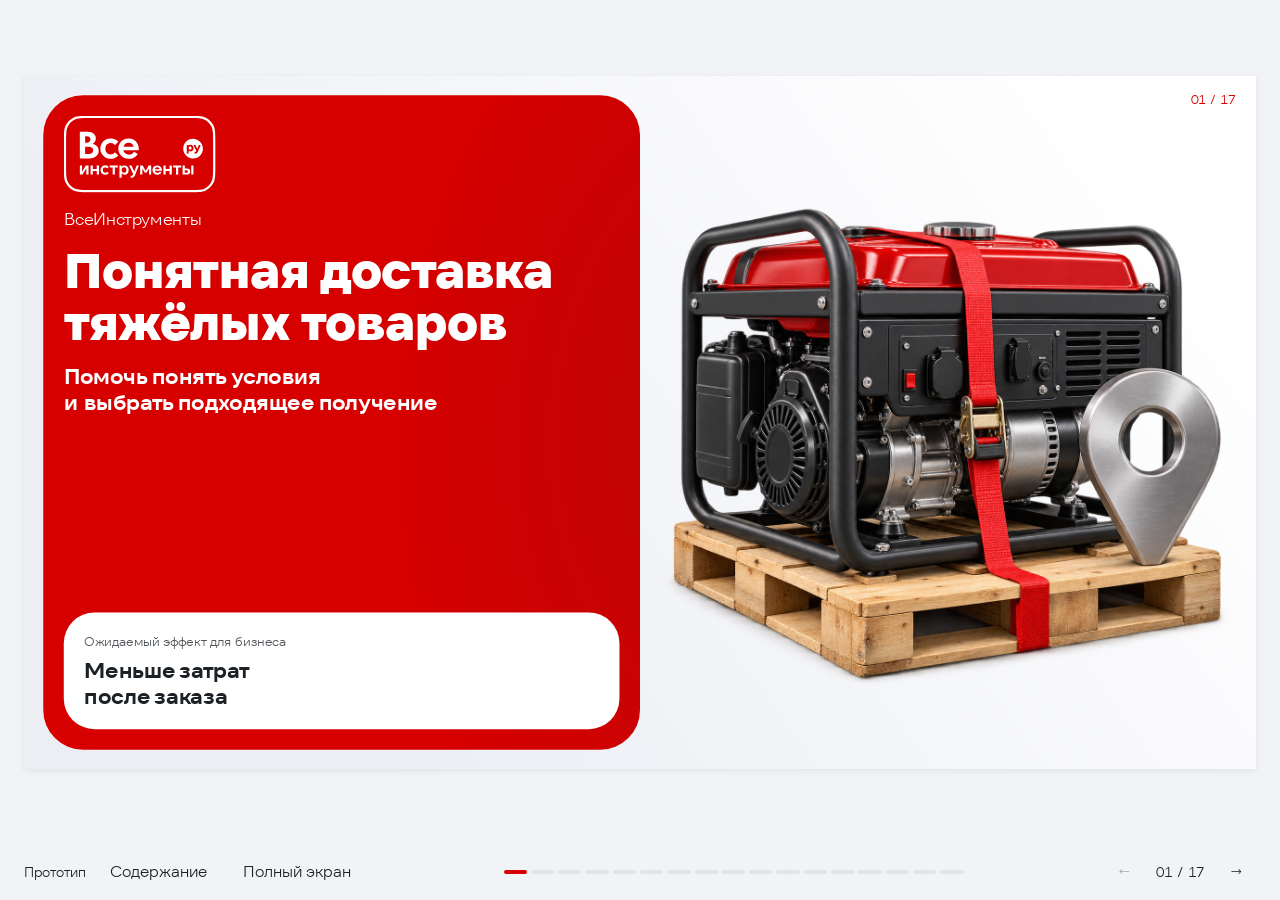
<file: presentation/index.html>
<!doctype html>
<html lang="ru"><head>
  <meta charset="UTF-8">
  <meta name="color-scheme" content="only light">
  <meta name="robots" content="noindex, nofollow, noarchive">
  <meta name="viewport" content="width=device-width, initial-scale=1">
  <title>Понятная доставка тяжёлых товаров</title>
  <link rel="icon" href="./assets/favicon.svg" type="image/svg+xml">
  <link rel="stylesheet" href="./presentation.css">
  <script src="./presentation.js" type="module"></script>
</head>
<body>
  <div class="viewer">
    <div class="viewer-workspace">
      <nav class="contents" id="contents" aria-label="Содержание презентации" hidden=""><ol id="contents-list"></ol></nav>
      <main class="viewport" id="viewport" aria-label="Презентация" tabindex="-1">
        <div class="stage" id="stage"><div class="slides" id="slides">

          <section class="slide left cover illustrated layout-half" data-title="Название кейса" data-number="1" aria-labelledby="title-1" hidden="" data-layout="communication-1">
            <div class="brand-panel"><div class="slide-brand"><img fetchpriority="low" src="./assets/vi-logo-outline.svg" alt="ВсеИнструменты.ру"></div><div class="slide-content">
              <header class="slide-header"><div class="eyebrow">ВсеИнструменты</div><h1 id="title-1">Понятная доставка<br>тяжёлых товаров</h1><p class="cover-lede">Помочь понять условия<br>и выбрать подходящее получение</p></header>
              <div class="slide-body"><div class="cover-outcome"><span class="label">Ожидаемый эффект для бизнеса</span><p>Меньше затрат<br>после заказа</p></div></div>
              
            </div></div>
            <span class="page-number">01 / 17</span>
            
            <figure class="slide-art" aria-label="Иллюстрация"><img fetchpriority="low" src="./assets/heavy-delivery.png" alt="Тяжёлый генератор на паллете и металлический геопин"></figure>
          </section>

          <section class="slide immersion layout-rail" data-title="Погружение" data-number="2" aria-labelledby="title-2" hidden="" data-layout="communication-2">
            <div class="brand-panel"><div class="slide-brand"><img fetchpriority="low" src="./assets/vi-logo-red.svg" alt="ВсеИнструменты.ру"></div><div class="brand-copy"><header class="slide-header"><div class="eyebrow">Погружение</div><h2 id="title-2">Выбрать доставку мало, товар нужно получить</h2></header></div></div>
            <span class="page-number">02 / 17</span>
            <div class="slide-content">
              
              <div class="slide-body grid three">
                <article class="panel"><span class="label">Контекст</span><h3>Тяжёлый товар</h3><p>Вес, адрес и помощь при разгрузке влияют на выбор</p></article>
                <article class="panel"><span class="label">Пользователю</span><h3>Понятные условия</h3><p>Где, когда, сколько стоит и что входит в доставку</p></article>
                <article class="panel"><span class="label">Бизнесу</span><h3>Меньше затрат после заказа</h3><p>Меньше вопросов в поддержку, повторных согласований доставки и отказов при получении</p></article>
              </div>
              
            </div>
            <figure class="slide-art" aria-label="Иллюстрация"><img fetchpriority="low" src="./assets/delivery-quote.png" alt="Калькулятор, коробка и символ согласования доставки"></figure>
          </section>

          <section class="slide hypotheses layout-rail" data-title="Гипотезы исследования" data-number="3" aria-labelledby="title-3" hidden="" data-layout="communication-2">
            <div class="brand-panel"><div class="slide-brand"><img fetchpriority="low" src="./assets/vi-logo-red.svg" alt="ВсеИнструменты.ру"></div><div class="brand-copy"><header class="slide-header"><div class="eyebrow">Гипотезы исследования</div><h2 id="title-3">Три условия осознанного выбора</h2></header></div></div>
            <span class="page-number">03 / 17</span>
            <div class="slide-content">
              
              <div class="slide-body grid hypothesis-rows">
                <article class="panel"><span class="pill">1 · Доступность</span><p>Если показать доступные способы получения и ограничения, покупатель выберет подходящий вариант, потому что доступность зависит от веса и состава покупки.</p></article>
                <article class="panel"><span class="pill">2 · Условия</span><p>Если показать условия рядом с выбранным способом получения, покупатель учтёт их при оформлении, потому что они зависят от способа получения и состава покупки.</p></article>
                <article class="panel"><span class="pill">3 · Согласование</span><p>Если отделить запрос расчёта от подтверждения заказа и объяснить дальнейшие действия, покупатель поймёт следующий шаг, потому что доставка через ТК требует предварительного согласования.</p></article>
              </div>
              
            </div>
          </section>

          <section class="slide review-slide layout-rail content-centered" data-title="Сигналы из отзывов" data-number="4" aria-labelledby="title-4" hidden="" data-layout="communication-2">
            <div class="brand-panel"><div class="slide-brand"><img fetchpriority="low" src="./assets/vi-logo-red.svg" alt="ВсеИнструменты.ру"></div><div class="brand-copy"><header class="slide-header"><div class="eyebrow">Сигналы из отзывов</div><h2 id="title-4">Условия, разгрузка, даты и статусы</h2></header></div></div><span class="page-number">04 / 17</span>
            <div class="slide-content"><div class="slide-body review-gallery"><figure class="review-native-tile"><svg viewBox="0 0 1944 682" role="img" aria-label="Отзыв Алёны об условиях разгрузки"><image href="./assets/published-evidence/slide-4-1.png" width="1944" height="682" /></svg></figure><figure class="review-native-tile"><svg viewBox="0 0 1944 744" role="img" aria-label="Отзыв Оксаны о статусах и разделении заказа"><image href="./assets/published-evidence/slide-4-2.png" width="1944" height="744" /></svg></figure><figure><img fetchpriority="low" src="./assets/published-evidence/slide-4-3.png" alt="Отзыв о доставке до подъезда"></figure><figure><img fetchpriority="low" src="./assets/published-evidence/slide-4-4.png" alt="Отзыв о разделении доставки на даты"></figure><figure><img fetchpriority="low" src="./assets/published-evidence/slide-4-5.png" alt="Отзыв о самостоятельной разгрузке"></figure></div></div>
          </section>

          <section class="slide layout-rail content-centered" data-title="UX-аудит" data-number="5" aria-labelledby="title-5" hidden="" data-layout="communication-2">
            <div class="brand-panel"><div class="slide-brand"><img fetchpriority="low" src="./assets/vi-logo-red.svg" alt="ВсеИнструменты.ру"></div><div class="brand-copy"><header class="slide-header"><div class="eyebrow">UX-аудит исходного сценария</div><h2 id="title-5">Условия есть, но их нужно собрать самому</h2></header></div></div><span class="page-number">05 / 17</span>
            <div class="slide-content"><div class="slide-body grid three">
              <article class="panel audit-screen"><h3>Самовывоз</h3><p>Самовывоз доступен сверх лимита веса</p><div class="mobile-screen"><svg viewBox="0 360 800 500" role="img" aria-label="Самовывоз в прототипе Было"><image href="./assets/prototype-screens-2026-10-29/pickup-before.png" width="800" height="1778"></image></svg></div></article>
              <article class="panel audit-screen"><h3>Курьер</h3><p>Условия подъёма по отдельной ссылке</p><div class="mobile-screen"><img fetchpriority="low" src="./assets/prototype-details-2026-10-29/courier-conditions-before.png" alt="Курьер: адрес и ссылка на условия подъёма"></div></article>
              <article class="panel audit-screen"><h3>Транспортная компания</h3><p>Стоимость неизвестна, кнопка «Заказать»</p><div class="mobile-screen"><svg viewBox="0 0 800 316" role="img" aria-label="Приложенный исходный экран ТК"><image href="./assets/published-evidence/slide-5-1.png" width="800" height="316" /></svg></div></article>
            </div></div>
          </section>

          <section class="slide conditions-slide layout-rail content-centered" data-title="Текущие условия доставки" data-number="6" aria-labelledby="title-6" hidden="" data-layout="communication-2">
            <div class="brand-panel"><div class="slide-brand"><img fetchpriority="low" src="./assets/vi-logo-red.svg" alt="ВсеИнструменты.ру"></div><div class="brand-copy"><header class="slide-header"><div class="eyebrow">Условия в текущем сервисе</div><h2 id="title-6">Ограничения зависят от веса и способа</h2></header></div></div><span class="page-number">06 / 17</span>
            <div class="slide-content"><div class="slide-body conditions-gallery"><figure><figcaption>Магазин и пункт выдачи</figcaption><div class="mobile-screen"><svg viewBox="0 0 768 600" role="img" aria-label="Текущие условия: предоплата, ограничения веса и количества"><image href="./assets/published-evidence/slide-6-1.png" width="768" height="600" /></svg></div></figure><figure><figcaption>Курьер и подъём</figcaption><div class="mobile-screen"><svg viewBox="0 0 768 950" role="img" aria-label="Текущие условия: доставка и разгрузка в зависимости от веса"><image href="./assets/published-evidence/slide-6-2.png" width="768" height="950" /></svg></div></figure></div></div>
          </section>

          <section class="slide layout-rail content-centered" data-title="Подход и его слабость" data-number="7" aria-labelledby="title-7" hidden="" data-layout="communication-2">
            <div class="brand-panel"><div class="slide-brand"><img fetchpriority="low" src="./assets/vi-logo-red.svg" alt="ВсеИнструменты.ру"></div><div class="brand-copy"><header class="slide-header"><div class="eyebrow">Подход к исследованию</div><h2 id="title-7">Основа решения: аудит и практики рынка</h2></header></div></div>
            <span class="page-number">07 / 17</span>
            <div class="slide-content">
              
              <div class="slide-body grid two">
                <article class="panel"><span class="label">Что сделали</span><h3>Разобрали один сценарий в четырёх сервисах</h3><p>ВсеИнструменты, Ozon, Яндекс Маркет и DNS</p></article>
                <article class="panel signal"><span class="label">Слабость подхода</span><h3>Практика рынка не доказывает понятность</h3><p>Ещё неизвестно, как покупатели поймут наше решение</p></article>
              </div>
              
            </div>
          </section>

          <section class="slide left illustrated layout-half" data-title="Ключевые выводы" data-number="8" aria-labelledby="title-8" hidden="" data-layout="communication-1">
            <div class="brand-panel"><div class="slide-brand"><img fetchpriority="low" src="./assets/vi-logo-red.svg" alt="ВсеИнструменты.ру"></div><div class="slide-content">
              <header class="slide-header"><div class="eyebrow">Ключевые выводы аудита</div><h2 id="title-8">Три разрыва<br>перед подтверждением</h2></header>
              <div class="slide-body row-list">
                <article class="row"><span class="row-number">01</span><div class="row-copy"><h3>Выбор и ограничения</h3><p>Кнопка доступна, но подходит ли получение заказу</p></div></article>
                <article class="row"><span class="row-number">02</span><div class="row-copy"><h3>Доставка и состав услуги</h3><p>Цена видна, а обязанности сторон нужно выяснять</p></div></article>
                <article class="row"><span class="row-number">03</span><div class="row-copy"><h3>Запрос и подтверждение</h3><p>Неясно, что означает заказ без полной стоимости</p></div></article>
              </div>
              
            </div></div>
            <span class="page-number">08 / 17</span>
            
            <figure class="slide-art" aria-label="Иллюстрация"><img fetchpriority="low" src="./assets/delivery-conditions.png" alt="Коробки и чек-лист условий получения"></figure>
          </section>

          <section class="slide left illustrated cards-visual layout-half" data-title="Практики рынка" data-number="9" aria-labelledby="title-9" hidden="" data-layout="communication-1">
            <div class="brand-panel"><div class="slide-brand"><img fetchpriority="low" src="./assets/vi-logo-red.svg" alt="ВсеИнструменты.ру"></div><div class="slide-content">
              <header class="slide-header"><div class="eyebrow">Другие сервисы</div><h2 id="title-9">Берём подходы к тому же выбору</h2></header>
              <div class="slide-body grid three">
                <article class="panel"><div class="market-heading"><img fetchpriority="low" src="./assets/market-ozon.svg" alt="Ozon"><h3>Статус для заказа</h3></div><p>Подходит ли адрес и сколько стоит подъём</p><div class="pill-list"><span class="pill">Доступность рядом с выбором</span><span class="pill">Подъём с доплатой</span></div></article>
                <article class="panel"><div class="market-heading"><img fetchpriority="low" class="market-logo--symbol" src="./assets/market-yandex.svg" alt="Яндекс Маркет"><h3>Альтернатива для товара</h3></div><p>Курьер для тяжёлой позиции в смешанном заказе</p><div class="pill-list"><span class="pill">Выход при ограничении</span><span class="pill">Получение по товарам</span></div></article>
                <article class="panel"><div class="market-heading"><img fetchpriority="low" src="./assets/market-dns.svg" alt="DNS"><h3>Расчёт по данным заказа</h3></div><p>Адрес, дата и цена курьера до подтверждения</p><div class="pill-list"><span class="pill">Условия до оплаты</span><span class="pill">Цена после ввода адреса</span></div></article>
              </div>
              
            </div></div>
            <span class="page-number">09 / 17</span>
            
          <figure class="slide-art" aria-label="Иллюстрация"><img fetchpriority="low" src="./assets/receiving-tools.png" alt="Тележка с посылками и красная стрелка получения"></figure></section>

          <section class="slide layout-rail content-centered" data-title="Гипотезы в работе" data-number="10" aria-labelledby="title-10" hidden="" data-layout="communication-2">
            <div class="brand-panel"><div class="slide-brand"><img fetchpriority="low" src="./assets/vi-logo-red.svg" alt="ВсеИнструменты.ру"></div><div class="brand-copy"><header class="slide-header"><div class="eyebrow">Гипотезы в работе</div><h2 id="title-10">Что проверяем по действиям</h2></header><div class="slide-body proof-copy"><p>Для каждой гипотезы показали, что изменили в прототипе и по каким действиям проверяем результат.</p></div></div></div>
            <span class="page-number">10 / 17</span>
            <div class="slide-content">
              
              <div class="slide-body method-table">
                <div class="method-line header"><span>Гипотеза</span><span>Решение в прототипе</span><span>Что видно в записи</span></div>
                <div class="method-line"><span class="method-name">1 · Доступность</span><span>Причина недоступности самовывоза и альтернатива</span><span class="method-check">Выбирает доступный способ получения</span></div>
                <div class="method-line"><span class="method-name">2 · Условия</span><span>Сводка, даты и расчёт подъёма</span><span class="method-check">Выбирает получение с нужным подъёмом</span></div>
                <div class="method-line"><span class="method-name">3 · Согласование</span><span>Точная цена товаров и запрос расчёта</span><span class="method-check">Отправляет запрос расчёта доставки</span></div>
              </div>
              
            </div>
          </section>

          <section class="slide left illustrated cards-visual layout-half" data-title="Как проходил тест" data-number="11" aria-labelledby="title-11" hidden="" data-layout="communication-1">
            <div class="brand-panel"><div class="slide-brand"><img fetchpriority="low" src="./assets/vi-logo-red.svg" alt="ВсеИнструменты.ру"></div><div class="slide-content">
              <header class="slide-header"><div class="eyebrow">Как проходил тест</div><h2 id="title-11">Как получить покупки</h2></header>
              <div class="slide-body grid three">
                <article class="panel"><span class="label">Задача</span><h3>Квартира на четвёртом этаже</h3><p>Машина есть, но разгрузить и поднять покупки некому</p></article>
                <article class="panel"><span class="label">Что записывали</span><h3>Выбор и оформление</h3><p>Выбранные товары, условия получения и оформленные заказы</p></article>
                <article class="panel"><span class="label">Успех</span><h3>Все товары можно получить</h3><p>Все товары оформлены с подходящим способом получения</p></article>
              </div>
              
            </div></div>
            <span class="page-number">11 / 17</span>
            
          <figure class="slide-art" aria-label="Иллюстрация"><img fetchpriority="low" src="./assets/research-check.png" alt="Металлический планшет, лупа и красная галочка"></figure></section>

          <section class="slide proof-slide layout-rail context-proof three-proof pickup-proof" data-title="Было / Стало: доступность" data-number="12" aria-labelledby="title-12" hidden="" data-layout="communication-2">
            <div class="brand-panel"><div class="slide-brand"><img fetchpriority="low" src="./assets/vi-logo-red.svg" alt="ВсеИнструменты.ру"></div><div class="brand-copy"><header class="slide-header"><div class="eyebrow">Было / Стало · 1</div><h2 id="title-12">Объяснить ограничение самовывоза</h2></header><div class="slide-body proof-copy"><p>Заказ с генератором <strong>98,2 кг</strong></p><p>В «Было» и «Стало» выбран самовывоз</p><p>В «Стало» показана причина недоступности и предложена доставка курьером</p></div></div></div>
            <span class="page-number">12 / 17</span>
            <div class="slide-content"><div class="proof-gallery"><figure class="proof-figure"><figcaption>Было</figcaption><div class="mobile-screen"><svg viewBox="0 0 800 1778" role="img" aria-label="Экран прототипа с контекстом способа получения"><image href="./assets/prototype-screens-2026-10-29/pickup-before.png" width="800" height="1778"></image></svg></div></figure><figure class="proof-figure after"><figcaption>Стало</figcaption><div class="mobile-screen"><svg viewBox="0 0 800 1778" role="img" aria-label="Экран прототипа с контекстом способа получения"><image href="./assets/prototype-screens-2026-10-29/pickup-limit-after-current.png" width="800" height="1778"></image></svg></div></figure><figure class="proof-figure after"><figcaption>Ограничение</figcaption><div class="mobile-screen"><img fetchpriority="low" src="./assets/prototype-panels-2026-10-30/pickup-restriction-full.png" alt="Панель пункта выдачи: товар98,2кг не доставляется, предел35кг; предложены курьер или транспортная компания"></div></figure></div></div>
          </section>

          <section class="slide proof-slide context-proof three-proof layout-rail" data-title="Было / Стало: условия" data-number="13" aria-labelledby="title-13" hidden="" data-layout="communication-2">
            <div class="brand-panel"><div class="slide-brand"><img fetchpriority="low" src="./assets/vi-logo-red.svg" alt="ВсеИнструменты.ру"></div><div class="brand-copy"><header class="slide-header"><div class="eyebrow">Было / Стало · 2</div><h2 id="title-13">Подъём и доплата рядом с доставкой</h2></header><div class="slide-body proof-copy"><p>В «Было» условия подъёма открываются отдельно</p><p>В «Стало» выбранный подъём <span class="keep-together">и <strong>150 ₽</strong> видны в сводке</span></p><p>Пример: лёгкий генератор, второй этаж, лифт</p></div></div></div>
            <span class="page-number">13 / 17</span>
            <div class="slide-content"><div class="proof-gallery"><figure class="proof-figure"><figcaption>Было</figcaption><div class="mobile-screen"><svg viewBox="0 0 800 1200" role="img" aria-label="Полный экран прототипа, выделен проверяемый блок"><image href="./assets/prototype-context-2026-10-29/courier-before.png" width="800" height="1200"></image><circle class="focus-target" cx="600" cy="564" r="0" data-focus-direction="left"></circle></svg></div></figure><figure class="proof-figure after"><figcaption>Стало</figcaption><div class="mobile-screen"><svg viewBox="0 0 800 1200" role="img" aria-label="Полный экран прототипа, выделен проверяемый блок"><image href="./assets/prototype-context-2026-10-29/courier-after.png" width="800" height="1200"></image><circle class="focus-target" cx="490" cy="702" r="0" data-focus-direction="left"></circle></svg></div></figure><figure class="proof-figure after"><figcaption>Выбор этажа</figcaption><div class="mobile-screen"><img fetchpriority="low" src="./assets/prototype-panels-2026-10-30/lifting-floor.png" alt="Панель подъёма на этаж: второй этаж, лифт150₽, счётчик и выбор лестницы"></div></figure></div></div>
          </section>

          <section class="slide proof-slide context-proof layout-rail" data-title="Было / Стало: расчёт ТК" data-number="14" aria-labelledby="title-14" hidden="" data-layout="communication-2">
            <div class="brand-panel"><div class="slide-brand"><img fetchpriority="low" src="./assets/vi-logo-red.svg" alt="ВсеИнструменты.ру"></div><div class="brand-copy"><header class="slide-header"><div class="eyebrow">Было / Стало · 3</div><h2 id="title-14">Отделить цену товаров от доставки</h2></header><div class="slide-body proof-copy"><p>Транспортная компания</p><p>Точную цену товаров показываем отдельно от доставки</p><p><strong>«Запросить расчёт»</strong> обозначает следующий шаг до подтверждения заказа</p></div></div></div>
            <span class="page-number">14 / 17</span>
            <div class="slide-content"><div class="proof-gallery"><figure class="proof-figure"><figcaption>Было</figcaption><div class="mobile-screen"><svg viewBox="0 0 800 1200" role="img" aria-label="Нижняя область приложенного длинного скрина: оплата, комментарий и итог ТК"><image href="./assets/published-evidence/slide-15-1.png" width="800" height="1200" /><circle class="focus-target" cx="24" cy="926" r="0"></circle></svg></div></figure><figure class="proof-figure after"><figcaption>Стало</figcaption><div class="mobile-screen"><svg viewBox="0 0 800 1200" role="img" aria-label="Полный экран прототипа, выделен проверяемый блок"><image href="./assets/prototype-context-2026-10-29/carrier-after.png" width="800" height="1200"></image><circle class="focus-target" cx="24" cy="948" r="0"></circle></svg></div></figure></div></div>
          </section>

          <section class="slide proof-slide context-proof single-proof dense-copy layout-rail" data-title="После запроса расчёта" data-number="15" aria-labelledby="title-15" hidden="" data-layout="communication-2">
            <div class="brand-panel"><div class="slide-brand"><img fetchpriority="low" src="./assets/vi-logo-red.svg" alt="ВсеИнструменты.ру"></div><div class="brand-copy"><header class="slide-header"><div class="eyebrow">Было / Стало · 3</div><h2 id="title-15">Сначала согласовать условия</h2></header><div class="slide-body proof-copy"><p>После запроса прототип объясняет, что произойдёт дальше</p><p>Стоимость и срок доставки нужно согласовать</p><p>Окончательные условия заказа покупатель подтвердит <strong>после согласования</strong></p></div></div></div>
            <span class="page-number">15 / 17</span>
            <div class="slide-content"><div class="proof-gallery"><figure class="proof-figure"><figcaption>После «Запросить расчёт»</figcaption><div class="mobile-screen"><svg viewBox="0 0 800 1200" role="img" aria-label="Полный экран прототипа, выделен проверяемый блок"><image href="./assets/prototype-context-2026-10-29/carrier-message.png" width="800" height="1200"></image><circle class="focus-target" cx="24" cy="714" r="0"></circle></svg></div></figure></div></div>
          </section>

          <section class="slide left layout-rail content-centered" data-title="Результаты немодерируемого теста" data-number="16" aria-labelledby="title-16" hidden="" data-layout="communication-2">
            <div class="brand-panel"><div class="slide-brand"><img fetchpriority="low" src="./assets/vi-logo-red.svg" alt="ВсеИнструменты.ру"></div><div class="brand-copy"><header class="slide-header"><div class="eyebrow">Немодерируемый UX-тест</div><h2 id="title-16">Успешны 4 из 7 прохождений</h2></header><div class="slide-body proof-copy"><p>Оценены 7 прохождений. Видно, что сделали участники. Поняли ли они условия доставки — пока неизвестно.</p></div></div></div>
            <span class="page-number">16 / 17</span>
            <div class="slide-content"><div class="slide-body row-list">
              <article class="row"><span class="row-number">4/7</span><div class="row-copy"><h3>Задача выполнена</h3><p>Участники оформили все товары и выбрали подходящий способ получения.</p></div></article>
              <article class="row"><span class="row-number">2/7</span><div class="row-copy"><h3>Доставка не решала задачу</h3><p>Участники выбрали курьера, но для этих заказов сервис не предоставлял нужный по заданию подъём.</p></div></article>
              <article class="row"><span class="row-number">1/7</span><div class="row-copy"><h3>Оформлены не все товары</h3><p>Один товар остался неоформленным. По записи действий нельзя понять почему.</p></div></article>
            </div></div>
          </section>


          <section class="slide left layout-rail followup-proof" data-title="Уточнения и следующая проверка" data-number="17" aria-labelledby="title-17" hidden="" data-layout="communication-2">
            <div class="brand-panel"><div class="slide-brand"><img fetchpriority="low" src="./assets/vi-logo-red.svg" alt="ВсеИнструменты.ру"></div><div class="brand-copy"><header class="slide-header"><div class="eyebrow">После тестов</div><h2 id="title-17">Что уточнили и что проверим дальше</h2></header><div class="slide-body proof-copy"><p>Уточнили после общения; эффект проверим повторно</p></div></div></div>
            <span class="page-number">17 / 17</span>
            <div class="slide-content">
              
              <div class="slide-body row-list">
                <article class="row"><span class="row-number">01</span><div class="row-copy"><h3>Разобрать выбор курьера</h3><p>В двух прохождениях подтвердили курьера при недоступном подъёме</p></div></article>
                <article class="row"><span class="row-number">02</span><div class="row-copy"><h3>Уточнили после общения</h3><p>Подсказали обратиться в ТК и пояснили согласование условий доставки</p></div></article>
                <article class="row"><span class="row-number">03</span><div class="row-copy"><h3>Проверить повторно</h3><p>Замечают ли ограничение подъёма и понимают ли следующий шаг с ТК</p></div></article>
              </div>
              <div class="followup-evidence">
                <figure><figcaption>Подсказка при недоступном подъёме</figcaption><img fetchpriority="low" src="./assets/post-test-2026-11-10/lifting-unavailable.png" alt="Панель подъёма в Стало: подъём недоступен; возможность и стоимость подъёма уточняйте у транспортной компании"></figure>
                <figure><figcaption>ТК: условия предстоит согласовать</figcaption><img fetchpriority="low" src="./assets/post-test-2026-11-10/carrier-method.png" alt="Выбрана транспортная компания: свяжемся для уточнения условий доставки"></figure>
                <p class="followup-note">Так может работать ТК в сервисе. Компания это не подтверждала</p>
              </div>
            </div>
          </section>

        </div></div>
      </main>
    </div>
    <footer class="viewer-footer">
      <div class="viewer-actions"><a href="../?variant=after">Прототип</a><button class="control" id="contents-toggle" aria-expanded="false" aria-controls="contents">Содержание</button><button class="control" id="fullscreen" aria-label="Полный экран" aria-pressed="false">Полный экран</button></div><div class="viewer-progress" id="progress" aria-label="Перейти к слайду"></div>
      <div class="pager"><button class="control" id="previous" aria-label="Предыдущий слайд">←</button><span class="viewer-count" id="count" aria-live="polite" aria-atomic="true">01 / 17</span><button class="control" id="next" aria-label="Следующий слайд">→</button></div>
    </footer>
  </div>


</body></html>
</file>
<file: presentation/presentation.css>
@import url("./tokens.css");

* { box-sizing: border-box; }
html, body { margin: var(--space-zero, var(--space-zero)); min-height: 100%; }
body { background: var(--color-bg); color: var(--color-text); font: var(--type-body); letter-spacing: var(--type-tracking-default); }
button, select, a { font: inherit; color: inherit; }
button, select { cursor: pointer; }
button { border: 0; }
button:disabled { opacity: var(--opacity-35); cursor: default; }
button:focus-visible, select:focus-visible, a:focus-visible { outline: var(--vi-vr-peal) solid var(--color-focus); outline-offset: var(--space-2); }
h1, h2, h3, p, ol { margin: var(--space-zero, var(--space-zero)); }
h1, h2, h3 { font-weight: var(--text-heading-weight); }
strong { font-weight: var(--text-price-weight); }
.viewer { height: 100dvh; min-height: 0; overflow: hidden; display: flex; flex-direction: column; }
.viewer-actions { display: flex; align-items: center; gap: var(--space-5); }
.viewer-actions a { text-decoration: none; font: var(--type-small); }
.control { min-height: var(--deck-ui-button); border-radius: var(--radius-sm); background: var(--color-bg); padding: var(--space-4) var(--space-5); }
.control:hover { background: var(--color-control); }
.control[aria-pressed="true"] { color: var(--color-surface); background: var(--color-primary); }
.viewer-workspace { flex: 1; display: flex; min-height: 0; min-width: 0; overflow: hidden; }
.contents { min-height: 0; overflow-y: auto; overscroll-behavior-y: contain; padding: var(--space-6); background: var(--color-surface); border-right: var(--geometry-px-1) solid var(--color-line); flex: 0 0 var(--deck-nav-width); }
.contents[hidden] { display: none; }
.contents ol { padding: var(--space-zero, var(--space-zero)); list-style: none; display: grid; gap: var(--space-2); }
.contents button { display: flex; text-align: left; align-items: baseline; gap: var(--space-5); width: 100%; border-radius: var(--radius-sm); padding: var(--space-5); background: var(--deck-blank); font: var(--type-small); }
.contents button[aria-current="true"] { background: var(--color-bg); color: var(--color-primary); }
.contents button span:first-child { color: var(--color-subtle); font: var(--type-caption); }
.viewport { flex: 1; display: flex; align-items: center; justify-content: center; overflow: hidden; padding: var(--space-8); min-width: 0; min-height: 0; touch-action: manipulation; cursor: pointer; }
.stage { position: relative; flex: none; width: calc(var(--deck-width) * var(--deck-slide-scale)); height: calc(var(--deck-height) * var(--deck-slide-scale)); background: var(--color-surface); box-shadow: var(--shadow-card); }
.slides { width: var(--deck-width); height: var(--deck-height); transform: scale(var(--deck-slide-scale)); transform-origin: top left; }
.slide { position: absolute; inset: var(--space-zero, var(--space-zero)); width: var(--deck-width); height: var(--deck-height); background: var(--deck-background); overflow: hidden; }
.slide[hidden] { display: none; }
/* COMMON: composition variants follow the communication grids. */
.slide-content, .brand-panel, .brand-copy { min-width: 0; min-height: 0; }
.brand-panel { position: absolute; }
.slide-brand img { display: block; width: 100%; height: auto; }
.slide-header { display: grid; gap: var(--space-5); padding-bottom: var(--space-4); align-content: start; }
.eyebrow { font: var(--deck-eyebrow); color: var(--color-subtle); }
.slide h1, .slide h2 { font: var(--deck-title); letter-spacing: var(--type-tracking-default); text-wrap: balance; }
.slide h3, .slide p, .method-line > span, .slide figcaption, .slide .eyebrow { text-wrap: balance; }
.slide h3 { font: var(--deck-heading); }
.slide p { font: var(--deck-body); }
.page-number { position: absolute; top: var(--deck-number-top); right: var(--deck-number-right); color: var(--color-primary); font: var(--deck-label); font-variant-numeric: tabular-nums; }
/* Layout 1: one rounded panel, including its logo, within exterior margins. */
.layout-half .brand-panel { top: var(--deck-half-frame); left: var(--deck-half-frame); width: var(--deck-half-panel-width); height: var(--deck-half-panel-height); padding: var(--deck-pane-inset); border-radius: var(--deck-half-panel-radius); background: var(--deck-panel-background); display: flex; flex-direction: column; gap: var(--deck-gap); }
.layout-half .slide-brand { flex: none; width: calc(var(--deck-half-logo-height) * var(--deck-logo-ratio)); }
.layout-half .slide-content { display: flex; flex: 1; flex-direction: column; gap: var(--deck-gap); }
.layout-half h2 { font: var(--deck-half-title); }
.layout-half .slide-body { flex: 1; min-height: 0; }
.slide-art { position: absolute; top: var(--deck-art-inset); right: var(--deck-art-inset); width: var(--deck-art-width); height: var(--deck-art-height); margin: var(--space-zero); display: flex; align-items: center; justify-content: center; }
.slide-art img { display: block; width: 100%; height: 100%; object-fit: contain; }
.immersion .slide-art { top: auto; bottom: var(--deck-immersion-art-bottom); right: var(--deck-immersion-art-right); }
.immersion > .brand-panel, .immersion > .slide-content { z-index: 1; }
.cover .brand-panel { background: var(--deck-cover-background); color: var(--deck-cover-color); }
.cover .slide-brand { width: calc(var(--deck-half-logo-height) * var(--deck-cover-logo-ratio)); }
.cover .eyebrow, .cover .cover-lede { color: var(--deck-cover-color); }
.cover h1 { font: var(--deck-display); }
.cover .slide-header { gap: var(--deck-gap); }
.cover .cover-lede { font: var(--deck-heading); }
.cover .slide-body { display: flex; flex-direction: column; justify-content: flex-end; }
.cover-outcome { padding: var(--deck-card-inset); background: var(--deck-panel-background); color: var(--color-text); border-radius: var(--deck-panel-radius); display: grid; gap: var(--space-5); }
.cover-outcome p { font: var(--deck-heading); }
/* Layout 2: full two-line logo above a separate thesis panel in one third. */
.layout-rail .brand-panel { top: var(--deck-inset); left: var(--deck-inset); width: var(--deck-column-width); height: var(--deck-work-height); display: flex; flex-direction: column; gap: var(--deck-gap); }
.layout-rail .slide-brand { flex: none; width: 100%; }
.layout-rail .brand-copy { flex: 1; padding: var(--deck-copy-inset); background: var(--deck-panel-background); border-radius: var(--deck-brand-radius); display: flex; flex-direction: column; justify-content: flex-start; gap: var(--deck-gap); }
.layout-rail .slide-content { position: absolute; top: var(--deck-inset); right: var(--deck-inset); width: var(--deck-support-width); height: var(--deck-work-height); display: flex; flex-direction: column; }
.layout-rail.content-centered .slide-content { justify-content: center; }
.layout-rail .slide-body { min-height: 0; }
.grid { display: grid; gap: var(--deck-gap); align-items: stretch; }
.grid.three { grid-template-columns: repeat(3, minmax(0, 1fr)); }
.grid.two { grid-template-columns: repeat(2, minmax(0, 1fr)); }
.slide-body.grid { align-content: start; }
.panel { background: var(--deck-panel-background); border-radius: var(--deck-panel-radius); padding: var(--deck-card-inset); display: flex; flex-direction: column; align-items: flex-start; gap: var(--space-5); }
.layout-half .panel { background: var(--color-bg); }
.label, .panel .label { font: var(--deck-label); color: var(--color-subtle); }
.panel p, .panel h3 { max-width: 100%; }
.body-small, .panel .body-small { font: var(--deck-small); }
.signal { border-left: var(--deck-signal-rule-width) solid var(--color-primary); }
.pill { display: inline-flex; align-self: flex-start; padding: var(--deck-pill-padding-y) var(--deck-pill-padding-x); background: var(--deck-pill-background); border: var(--deck-pill-border-width) solid var(--deck-pill-border-color); border-radius: var(--deck-pill-radius); color: var(--deck-pill-color); font: var(--deck-pill-font); }
.pill-list { display: flex; flex-wrap: wrap; gap: var(--space-4); margin-top: auto; }
.market-heading { display: flex; align-items: center; gap: var(--deck-gap); width: 100%; }
.market-heading h3 { min-width: 0; }
.market-heading img { display: block; flex: none; order: 1; margin-left: auto; width: auto; height: var(--deck-market-logo-height); max-width: var(--deck-market-logo-width); object-fit: contain; }
.market-heading .market-logo--symbol { height: var(--deck-market-symbol-logo-height); }
.hypothesis-rows { grid-template-columns: minmax(0, 1fr); grid-auto-rows: 1fr; }
.layout-half .slide-body.grid { grid-template-columns: minmax(0, 1fr); grid-auto-rows: 1fr; gap: var(--space-4); }
.row-list { display: grid; gap: var(--deck-gap); align-content: center; }
.row { display: grid; grid-template-columns: max-content minmax(0, 1fr); align-items: start; gap: var(--deck-gap); }
.row-number { color: var(--color-primary); font: var(--deck-number); font-variant-numeric: tabular-nums; }
.row-copy { display: grid; gap: var(--space-5); }
.row-copy p { color: var(--color-subtle); }
.layout-rail .row-list { align-content: start; }
.layout-rail .row { padding: var(--deck-pane-inset); background: var(--deck-panel-background); border-radius: var(--deck-panel-radius); }
.followup-proof .slide-content { display: grid; grid-template-columns: minmax(0, 3fr) minmax(0, 2fr); gap: var(--deck-gap); }
.followup-proof .row-list { grid-template-rows: repeat(3, minmax(0, 1fr)); }
.followup-evidence { display: flex; flex-direction: column; justify-content: center; gap: var(--deck-gap); min-width: 0; }
.followup-evidence figure { display: grid; gap: var(--space-5); min-width: 0; margin: var(--space-zero); padding: var(--deck-gap); background: var(--color-surface); border-radius: var(--deck-panel-radius); }
.followup-evidence figcaption { font: var(--deck-small); }
.followup-evidence img { display: block; width: 100%; height: auto; border-radius: var(--deck-evidence-radius); }
.followup-evidence .followup-note { font: var(--deck-label); color: var(--color-subtle); margin-inline: var(--deck-gap); text-align: left; }
.method-table { display: grid; grid-template-columns: max-content 1.3fr 1.4fr; column-gap: var(--deck-gap); }
.method-line { display: grid; grid-column: 1 / -1; grid-template-columns: subgrid; gap: var(--deck-gap); align-items: start; padding: var(--space-6) var(--space-8); border-bottom: var(--deck-rule-width) solid var(--color-line); font: var(--deck-body); }
.method-line:last-child { border: 0; }
.method-line .method-name { color: var(--color-primary); white-space: nowrap; }
.method-line .method-check { color: var(--color-subtle); }
.method-line.header { padding-top: var(--space-zero); padding-bottom: var(--space-5); font: var(--deck-label); color: var(--color-subtle); }
.review-gallery { display: grid; grid-template-columns: repeat(2, minmax(0, 1fr)); gap: var(--deck-gap); align-content: start; align-items: start; }
.review-gallery figure { width: 100%; margin: var(--space-zero); }
.review-gallery figure:not(.review-native-tile) { padding: var(--space-5); border-radius: var(--deck-evidence-radius); background: var(--color-surface); }
.review-gallery img, .review-native-tile svg { display: block; width: 100%; height: auto; }
.review-gallery img { border-radius: var(--deck-evidence-radius); }
.mobile-screen { width: 100%; border-radius: var(--deck-mobile-radius); overflow: hidden; background: var(--color-surface); box-shadow: var(--deck-mobile-shadow); outline: var(--deck-mobile-outline) solid var(--color-line); }
.mobile-screen svg, .mobile-screen img { display: block; width: 100%; height: auto; }
.audit-screen > p { min-height: var(--deck-audit-description-height); }
.conditions-gallery { display: flex; align-items: flex-start; justify-content: center; gap: var(--deck-gap); }
.conditions-gallery figure { margin: var(--space-zero); width: var(--deck-conditions-width); display: grid; gap: var(--deck-gap); }
.conditions-gallery figcaption { font: var(--deck-heading); }
.proof-slide h2 { font: var(--deck-proof-title); }
.proof-copy { display: flex; flex-direction: column; gap: var(--deck-proof-copy-gap); }
.proof-slide .brand-copy { gap: var(--deck-proof-copy-gap); }
.brand-copy .proof-copy { flex: none; }
.proof-copy p { flex: none; }
.proof-copy p { font: var(--deck-small); }
.proof-copy strong { color: var(--color-primary); }
.keep-together, .proof-copy strong { white-space: nowrap; }
.proof-slide .slide-content { justify-content: center; }
.proof-gallery { width: 100%; display: grid; grid-template-columns: repeat(2, minmax(0, 1fr)); gap: var(--deck-proof-gap); align-items: start; }
.three-proof .proof-gallery { grid-template-columns: repeat(3, minmax(0, 1fr)); }
.proof-figure { margin: var(--space-zero); min-width: 0; display: grid; gap: var(--deck-gap); }
.proof-figure figcaption { font: var(--deck-heading); width: var(--deck-context-screen-width); margin-inline: auto; }
.proof-figure.after figcaption { color: var(--color-primary); }
.context-proof .mobile-screen { width: var(--deck-context-screen-width); height: var(--deck-context-screen-height); margin-inline: auto; }
.context-proof .source-screen { display: block; width: 100%; height: 100%; }
.focus-target { fill: none; stroke: none; pointer-events: none; }
.focus-arrows { position: absolute; inset: var(--space-zero); width: 100%; height: 100%; overflow: visible; pointer-events: none; color: var(--color-primary); }
.focus-arrow-line, .focus-arrow-head { stroke: currentColor; stroke-width: var(--deck-focus-stroke); stroke-linecap: round; stroke-linejoin: round; }
.focus-arrow-line { fill: none; }
.focus-arrow-head { fill: currentColor; }
.single-proof .proof-gallery { grid-template-columns: minmax(0, 1fr); }
.viewer-footer { flex-shrink: 0; min-height: var(--deck-ui-height); display: flex; align-items: center; justify-content: space-between; gap: var(--space-6); padding: var(--space-4) var(--space-8); }
.viewer-progress { display: flex; gap: var(--space-2); flex: 1; max-width: var(--deck-progress-width); }
.viewer-progress button { height: var(--space-2); background: var(--color-stroke-control); border-radius: var(--radius-sm); padding: var(--space-zero, var(--space-zero)); flex: 1; }
.viewer-progress button[aria-current="true"] { background: var(--color-primary); }
.pager { display: flex; align-items: center; gap: var(--space-5); font: var(--type-small); }
.pager button { width: var(--deck-ui-button); padding: var(--space-4); }
.viewer-count { min-width: var(--space-10); text-align: center; font-variant-numeric: tabular-nums; }
.viewer-hint { color: var(--color-subtle); font: var(--type-small); }
.viewer:fullscreen .viewer-footer, .viewer:fullscreen .contents { display: none; }
.viewer:fullscreen .viewport { padding: var(--space-zero); background: var(--color-text); }
.viewer:fullscreen .stage { box-shadow: none; }
@media (max-width: 740px) {
  .viewer-hint, .viewer-actions a, #fullscreen, .viewer-progress { display: none; }
  .viewer-actions { gap: var(--space-4); }
  .viewport { padding: var(--space-4); }
  .viewer-footer { padding: var(--space-4) var(--space-5); }
  .contents { position: absolute; z-index: 2; top: var(--space-zero); bottom: var(--deck-ui-height); overflow-y: auto; width: var(--deck-nav-width); }
}
@media print {
  @page { size: 1920px 1080px; margin: 0; }
  .viewer-footer, .contents { display: none; }
  body, .viewer, .viewer-workspace, .viewport, .stage, .slides { display: block; width: var(--deck-width); height: auto; padding: var(--space-zero, var(--space-zero)); margin: var(--space-zero, var(--space-zero)); background: var(--color-surface); box-shadow: none; transform: none; overflow: visible; }
  .slide, .slide[hidden] { display: block; position: relative; page-break-after: always; break-after: page; }
}
</file>
